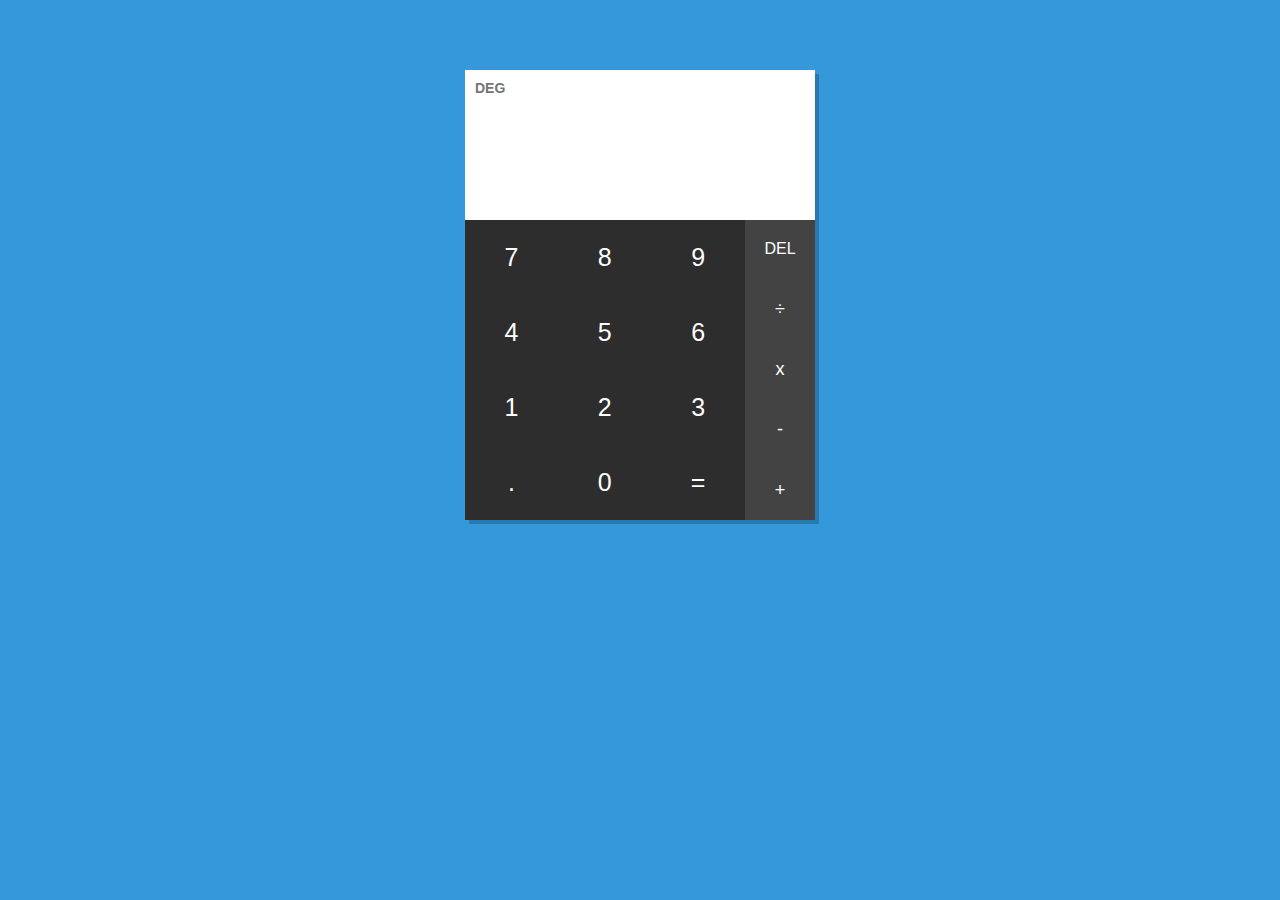
<file: Calculator/index.html>
<!DOCTYPE html>
<html lang="en">
<head>
  <meta charset="UTF-8">
  <meta name="viewport" content="width=device-width, initial-scale=1.0">
  <meta http-equiv="X-UA-Compatible" content="ie=edge">
  <title> Calculator</title>
  <link rel="stylesheet" href="style.css">
</head>
<body>

  <main class="calculator">

    <div class="top">

      <span class="unit">deg</span>
      <section class="screen">
        <div class="input"></div>
        <div class="result"></div>
      </section>

    </div>

    <div class="bottom">

      <section class="keys">

        <div class="column">
          <span data-key="7">7</span>
          <span data-key="4">4</span>
          <span data-key="1">1</span>
          <span data-key=".">.</span>
        </div>

        <div class="column">
          <span data-key="8">8</span>
          <span data-key="5">5</span>
          <span data-key="2">2</span>
          <span data-key="0">0</span>
        </div>

        <div class="column">
          <span data-key="9">9</span>
          <span data-key="6">6</span>
          <span data-key="3">3</span>
          <span class="equals-to" data-key="=">=</span>
        </div>
      </section>

      <section class="operators">
        <span class="delete">del</span>
        <span data-key="÷">÷</span>
        <span data-key="x">x</span>
        <span data-key="-">-</span>
        <span data-key="+">+</span>
      </section>

    </div>

  </main>

  
  <script src="main.js"></script>
</body>
</html>
</file>
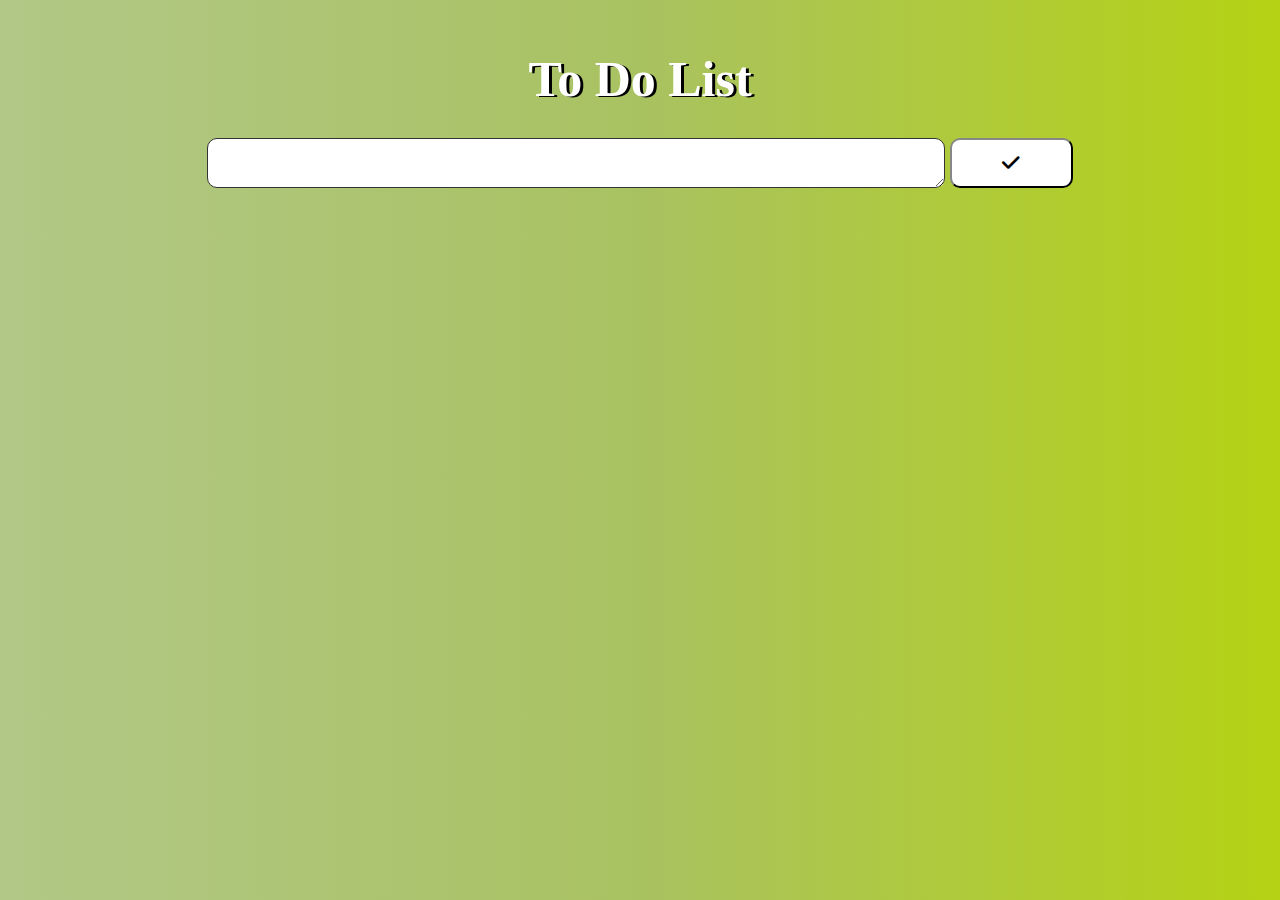
<file: ToDoList/index.html>
<!DOCTYPE html>
<html lang="en">

<head>
    <meta charset="UTF-8">
    <meta http-equiv="X-UA-Compatible" content="IE=edge">
    <meta name="viewport" content="width=device-width, initial-scale=1.0">

    <script src="script.js" defer></script>
    <link rel="stylesheet" href="style.css">
    <link rel="stylesheet" href="https://cdnjs.cloudflare.com/ajax/libs/font-awesome/6.0.0/css/all.min.css">

    <title>Document</title>
</head>

<body>
    <div class="container-title">
        <h1>To Do List</h1>
    </div>
    <div class="container">
        <div class="inputcol">
            <textarea name="text" class="textarea"></textarea>
            <button type="button" class="buttoninput"><i class="fa-solid fa-check"></i></button>
        </div>
    </div>
    <div class="todolist">
        
    </div>
</body>

</html>
</file>
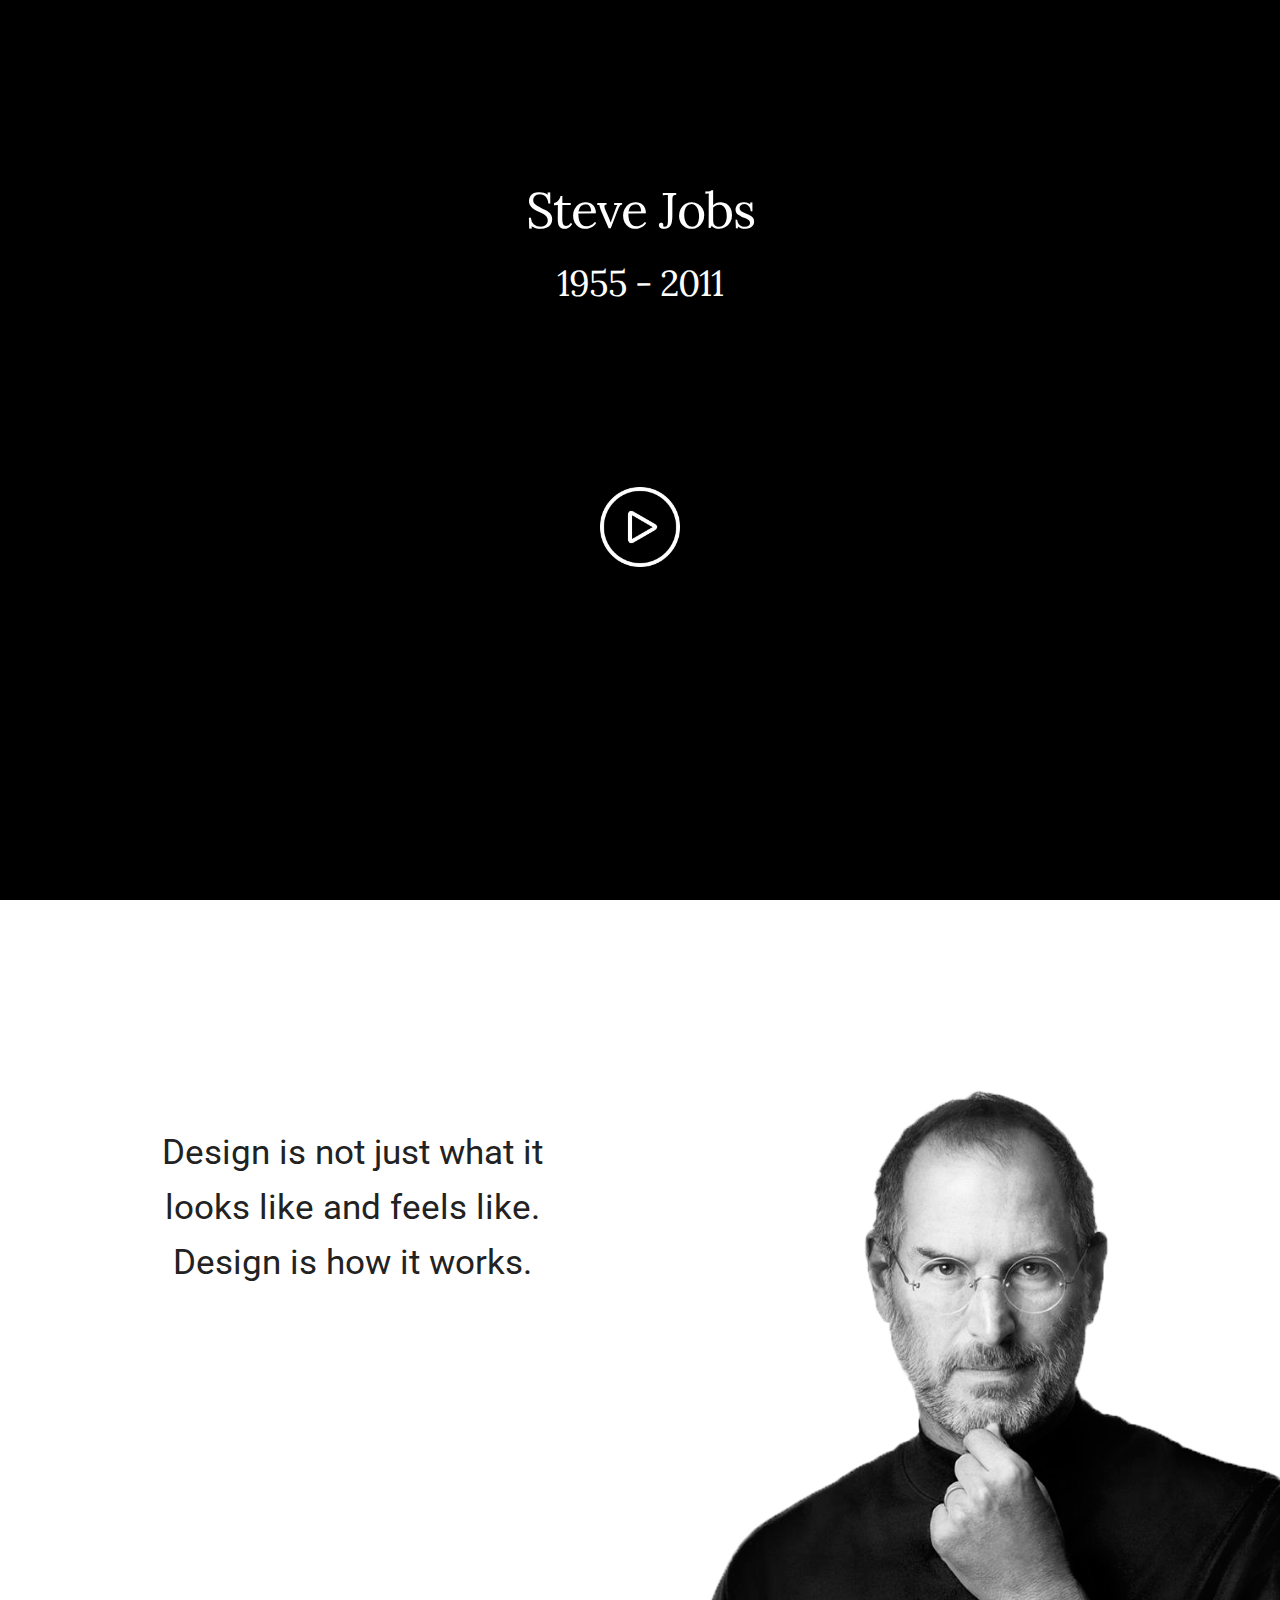
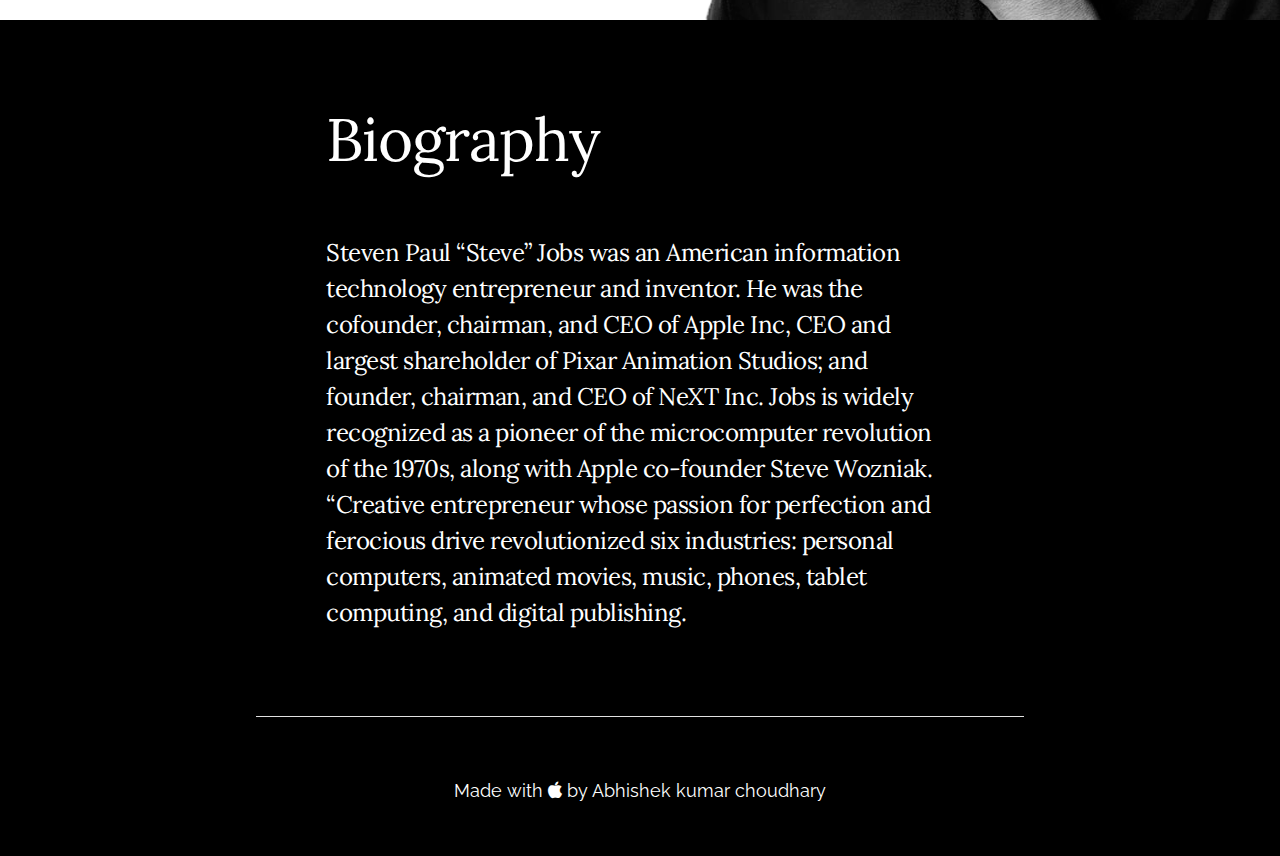
<file: tribute-page/index.html>
<!DOCTYPE html>
<html lang="en">
<head>

  <!-- Basic Page Needs
  –––––––––––––––––––––––––––––––––––––––––––––––––– -->
  <meta charset="utf-8">
  <title>Steve Jobs</title>
  <meta name="description" content="A Steve Jobs tribute page.">
  <meta name="author" content="Jorge Sanz">

  <!-- Mobile Specific Metas
  –––––––––––––––––––––––––––––––––––––––––––––––––– -->
  <meta name="viewport" content="width=device-width, initial-scale=1">

  <!-- FONT
  –––––––––––––––––––––––––––––––––––––––––––––––––– -->
  <link href="//fonts.googleapis.com/css?family=Raleway:400,300,600" rel="stylesheet" type="text/css">
  <link href='https://fonts.googleapis.com/css?family=Lora:400,400italic,700,700italic' rel='stylesheet' type='text/css'>
  <link href='https://fonts.googleapis.com/css?family=Roboto:400,100,100italic,300,300italic,400italic,500,500italic,700,700italic,900,900italic' rel='stylesheet' type='text/css'>

  <!-- CSS
  –––––––––––––––––––––––––––––––––––––––––––––––––– -->
  <link rel="stylesheet" href="css/main.css">
  <link rel="stylesheet" href="css/normalize.css">
  <link rel="stylesheet" href="css/skeleton.css">

  <!-- Favicon
  –––––––––––––––––––––––––––––––––––––––––––––––––– -->
  <link rel="icon" type="image/png" href="images/favicon.png">
  <link rel="stylesheet" href="https://maxcdn.bootstrapcdn.com/font-awesome/4.5.0/css/font-awesome.min.css">
</head>
<body>

  <!-- Primary Page Layout
  –––––––––––––––––––––––––––––––––––––––––––––––––– -->
  <div id="first-div">
    <div class="container">
      <div class="row">
        <div class="twelve columns" style="margin-top: 20vh">
          <h1 id="first-div-title">Steve Jobs</h1>
          <h3 id="first-div-subtitle">1955 - 2011</h3>
          <a href="https://youtu.be/1i9kcBHX2Nw"><img id="first-div-button" src="./images/Circular Play Button.png"></a>
        </div>
      </div>
    </div>
  </div>

  <!-- Second Page Layout
  –––––––––––––––––––––––––––––––––––––––––––––––––– -->
  <div id="second-div">
    <div id="second-div-text"><div id="steve-jobs-quote">Design is not just what it looks like and feels like. Design is how it works.</div></div>
    <div id="second-div-image"><img id="steve-jobs-image" src="./images/steve-jobs.png"></div>
  </div>

  <!-- Third Page Layout
  –––––––––––––––––––––––––––––––––––––––––––––––––– -->
  <div id="third-div">
    <div class="container">
      <div class="row">
        <div class="two columns"><br></div>
        <div class="eight columns" id="third-div-content">
          <h1 id="third-div-title">Biography</h1>
          <h5 id="third-div-text">Steven Paul “Steve” Jobs was an American information
technology entrepreneur and inventor. He was the cofounder,
chairman, and CEO of Apple Inc, CEO and largest shareholder
of Pixar Animation Studios; and founder, chairman, and CEO
of NeXT Inc. Jobs is widely recognized as a pioneer of the
microcomputer revolution of the 1970s, along with Apple
co-founder Steve Wozniak. “Creative entrepreneur whose
passion for perfection and ferocious drive revolutionized six
industries: personal computers, animated movies, music,
phones, tablet computing, and digital publishing.</p>
          </h5>
        </div>
        <div class="two columns"><br></div>
      </div>
      <hr width="80%">
    </div>
    <p id="author-text">Made with <i class="fa fa-apple"></i> by Abhishek kumar choudhary</p>
  </div>

<!-- End Document
  –––––––––––––––––––––––––––––––––––––––––––––––––– -->
</body>
</html>
</file>
<file: Calculator/style.css>
* {
  margin: 0;
  padding: 0;
  box-sizing: border-box;
}

html {
  font-family: "Roboto", "Noto Sans", "Helvetica", sans-serif;
  font-size: 14px;
  background-color: #3498DB;
  height: 100%;
}

.calculator {
  width: 350px;
  height: auto;
  margin: 70px auto 0;
  overflow: hidden;
  box-shadow: 4px 4px rgba(0, 0, 0, 0.2);
}

.calculator span {
  -moz-user-select: none;
  user-select: none;
}

.top {
  position: relative;
  height: 150px;
  background-color: white;
}

.top .unit {
  text-transform: uppercase;
  position: absolute;
  top: 10px;
  left: 10px;
  font-weight: 700;
  color: #757575;
}

.top .screen {
  position: relative;
  width: 100%;
  top: 20%;
  height: 80%;
}

.screen > div  {
  display: flex;
  align-items: center;
  justify-content: flex-end;
  width: 100%;
  padding: 5px;
  text-align: right;
}

.screen .input {
  color: #757575;
  height: 60%;
  font-size: 35px;
}

.screen .result {
  color: #9e9e9e;
  font-size: 20px;
  height: 40%;
}

.bottom {
  background-color: #2D2D2D;
  height: 300px;
  color: #fff;
  cursor: pointer;
}

.bottom section {
  position: relative;
  height: 100%;
  float: left;
  display: flex;
}

.keys {
  width: 80%;
}


.keys .column {
  display: flex;
  flex-grow: 1;
}

.keys .column, .operators {
  flex-direction: column;
  justify-content: center;
  align-items: center;
}

.keys .column span, .operators span {
  position: relative;
  overflow: hidden;
  flex-grow: 1;
  width: 100%;
  line-height: 1;
  padding: 10px;
  display: flex;
  justify-content: center;
  align-items: center;
  transition: background-color 0.5s;
}

.keys .column span {
  font-size: 25px;
}

.keys .column span:hover, .operators span:hover {
  background-color: rgba(0, 0, 0, 0.2);
}

.operators {
  width: 20%;
  font-size: 18px;
  background-color: #434343;
}

.delete {
  font-size: 16px;
  text-transform: uppercase;
}

.credit {
  display: block;
  text-align: center;
  width: 100%;
  position: absolute;
  bottom: 20px;
  margin: 0 auto;
}

.credit a, .error {
  color: #C2185B;
}
</file>
<file: ToDoList/style.css>
* {
    margin: 0;
    padding: 0;
    box-sizing: border-box;
    font-family: 'Times New Roman', Times, serif;
}

body {
    background-image: linear-gradient(to right, #b1c887, #a9c261, #b5d214);
    margin: 50px 2%;
}

/* container title */
.container-title {
    font-size: 25px;
    text-align: center;
    margin: 0 0 30px 0;
    color: white;
    text-shadow: 3px 1px black;
}

/* container */
.inputcol {
    display: grid;
    column-gap: 5px;
    grid-template-columns: 60% 10%;
    justify-content: center;
    margin-top: 10px;
}

.textarea {
    min-height: 50px;
    height: 50px;
    max-width: 100%;
    min-width: 100%;
    border-radius: 10px;
    border-color: #333;
    font-size: 20px;
    padding: 10px 10px;
    overflow: auto;
    overflow-x: hidden;
}

.textarea::-webkit-scrollbar-track {
    border-radius: 10px;
    background-color: #333;
}

.textarea::-webkit-scrollbar {
    width: 10px;
    cursor: pointer;
}

.textarea::-webkit-scrollbar-thumb {
    border-radius: 10px;
    background-color: #8f8acc;
    cursor: pointer;
}

.textarea:focus {
    outline: none;
}

.buttoninput {
    border-radius: 10px;
    border-color: #333;
    background-color: white;
    font-size: 20px;
}

.buttoninput:hover {
    background-color: #8f8acc;
    color: white;
}

/* js */
.todolist {
    margin-top: 20px;
}

.itemall {
    display: grid;
    grid-template-columns: 60% 5% 5%;
    justify-content: center;
    margin-bottom: 2px;
}

.item, .check-button, .trash-button {
    border: none;
    background-color: white;
    min-height: 50px;
    padding: 10px 10px;
}

.item {
    word-wrap: break-word;
    word-break: break-all;
    border-radius: 10px 0 0 10px;
    display: grid;
    align-content: center;
    font-size: 20px;
}

.check-button, .trash-button {
    font-size: 15px;
}

.trash-button {
    border-radius: 0 10px 10px 0;
}

.check-button:hover {
    background-color: #37b3cc;
    color: white;
}

.trash-button:hover {
    background-color: #6b73c1;
    color: white;
}

.checklist {
    text-decoration: line-through;
}

.fa-check, .fa-trash {
    pointer-events: none;
}

button, .check-button, .trash-button {
    cursor: pointer;
}
</file>
<file: tribute-page/css/main.css>
/* ----- HTML ----- */
html {
  font-size: 12px;
}

/* ----- Fist div ----- */

#first-div {
  background-color: #000;
  min-height: 100vh;
}

#first-div-title {
  color: #fff;
  text-align: center;
  font-family: 'Lora', serif;
}

#first-div-subtitle {
  color: #fff;
  text-align: center;
  font-family: 'Lora', serif;
}

#first-div-button {
  display: block;
  margin-left: auto;
  margin-right: auto;
  max-width: 80px;
  max-height: 80px;
  margin-top: 20vh;
}

/* ----- Second div ----- */
#second-div {
  background-color: #fff;
  min-height: 80vh;
  display: flex;
  flex-direction: row;
  flex-wrap: wrap;
  justify-content: flex-end;
}

#second-div-text {
  order: 1;
  flex-grow: 1;
  min-width: 30%;
  margin-top: 25vh;
  font-size: 2.3em;
  font-family: 'Roboto', sans-serif;
  text-align: center;
  font-weight: 400;
  margin-bottom: 25vh;
}

#steve-jobs-quote {
  max-width: 400px;
  margin-left: auto;
  margin-right: auto;
}

#second-div-image {
  order: 2;
  flex-grow: 1;
  min-width: 45%;
  align-self: flex-end;
  max-width: 500px;
}

#steve-jobs-image {
  max-width: 100%;
  box-sizing: border-box;
  float: right;
}

/* ----- Third div ----- */
#third-div {
  background-color: #000;
  /* min-height: 100vh; */
  padding-bottom: 2vw;
  padding-right: 2vw;
  padding-left: 2vw;
}

#third-div-content {
  color: #fff;
  font-family: 'Lora', serif;
  margin-top: 5.5em;
  margin-bottom: 2em;
}

#third-div-title {
  font-size: 4em;
}

#third-div-text {
  margin-top: 2.5em;
  font-size: em;
}

#author-text {
  color: #fff;
  font-size: 1.2em;
  text-align: center;
  margin-top: 2vw;
}
</file>
<file: tribute-page/css/skeleton.css>
/*
* Skeleton V2.0.4
* Copyright 2014, Dave Gamache
* www.getskeleton.com
* Free to use under the MIT license.
* http://www.opensource.org/licenses/mit-license.php
* 12/29/2014
*/


/* Table of contents
––––––––––––––––––––––––––––––––––––––––––––––––––
- Grid
- Base Styles
- Typography
- Links
- Buttons
- Forms
- Lists
- Code
- Tables
- Spacing
- Utilities
- Clearing
- Media Queries
*/


/* Grid
–––––––––––––––––––––––––––––––––––––––––––––––––– */
.container {
  position: relative;
  width: 100%;
  max-width: 960px;
  margin: 0 auto;
  padding: 0 20px;
  box-sizing: border-box; }
.column,
.columns {
  width: 100%;
  float: left;
  box-sizing: border-box; }

/* For devices larger than 400px */
@media (min-width: 400px) {
  .container {
    width: 85%;
    padding: 0; }
}

/* For devices larger than 550px */
@media (min-width: 550px) {
  .container {
    width: 80%; }
  .column,
  .columns {
    margin-left: 4%; }
  .column:first-child,
  .columns:first-child {
    margin-left: 0; }

  .one.column,
  .one.columns                    { width: 4.66666666667%; }
  .two.columns                    { width: 13.3333333333%; }
  .three.columns                  { width: 22%;            }
  .four.columns                   { width: 30.6666666667%; }
  .five.columns                   { width: 39.3333333333%; }
  .six.columns                    { width: 48%;            }
  .seven.columns                  { width: 56.6666666667%; }
  .eight.columns                  { width: 65.3333333333%; }
  .nine.columns                   { width: 74.0%;          }
  .ten.columns                    { width: 82.6666666667%; }
  .eleven.columns                 { width: 91.3333333333%; }
  .twelve.columns                 { width: 100%; margin-left: 0; }

  .one-third.column               { width: 30.6666666667%; }
  .two-thirds.column              { width: 65.3333333333%; }

  .one-half.column                { width: 48%; }

  /* Offsets */
  .offset-by-one.column,
  .offset-by-one.columns          { margin-left: 8.66666666667%; }
  .offset-by-two.column,
  .offset-by-two.columns          { margin-left: 17.3333333333%; }
  .offset-by-three.column,
  .offset-by-three.columns        { margin-left: 26%;            }
  .offset-by-four.column,
  .offset-by-four.columns         { margin-left: 34.6666666667%; }
  .offset-by-five.column,
  .offset-by-five.columns         { margin-left: 43.3333333333%; }
  .offset-by-six.column,
  .offset-by-six.columns          { margin-left: 52%;            }
  .offset-by-seven.column,
  .offset-by-seven.columns        { margin-left: 60.6666666667%; }
  .offset-by-eight.column,
  .offset-by-eight.columns        { margin-left: 69.3333333333%; }
  .offset-by-nine.column,
  .offset-by-nine.columns         { margin-left: 78.0%;          }
  .offset-by-ten.column,
  .offset-by-ten.columns          { margin-left: 86.6666666667%; }
  .offset-by-eleven.column,
  .offset-by-eleven.columns       { margin-left: 95.3333333333%; }

  .offset-by-one-third.column,
  .offset-by-one-third.columns    { margin-left: 34.6666666667%; }
  .offset-by-two-thirds.column,
  .offset-by-two-thirds.columns   { margin-left: 69.3333333333%; }

  .offset-by-one-half.column,
  .offset-by-one-half.columns     { margin-left: 52%; }

}


/* Base Styles
–––––––––––––––––––––––––––––––––––––––––––––––––– */
/* NOTE
html is set to 62.5% so that all the REM measurements throughout Skeleton
are based on 10px sizing. So basically 1.5rem = 15px :) */
html {
  font-size: 62.5%; }
body {
  font-size: 1.5em; /* currently ems cause chrome bug misinterpreting rems on body element */
  line-height: 1.6;
  font-weight: 400;
  font-family: "Raleway", "HelveticaNeue", "Helvetica Neue", Helvetica, Arial, sans-serif;
  color: #222; }


/* Typography
–––––––––––––––––––––––––––––––––––––––––––––––––– */
h1, h2, h3, h4, h5, h6 {
  margin-top: 0;
  margin-bottom: 2rem;
  font-weight: 300; }
h1 { font-size: 4.0rem; line-height: 1.2;  letter-spacing: -.1rem;}
h2 { font-size: 3.6rem; line-height: 1.25; letter-spacing: -.1rem; }
h3 { font-size: 3.0rem; line-height: 1.3;  letter-spacing: -.1rem; }
h4 { font-size: 2.4rem; line-height: 1.35; letter-spacing: -.08rem; }
h5 { font-size: 1.8rem; line-height: 1.5;  letter-spacing: -.05rem; }
h6 { font-size: 1.5rem; line-height: 1.6;  letter-spacing: 0; }

/* Larger than phablet */
@media (min-width: 550px) {
  h1 { font-size: 5.0rem; }
  h2 { font-size: 4.2rem; }
  h3 { font-size: 3.6rem; }
  h4 { font-size: 3.0rem; }
  h5 { font-size: 2.4rem; }
  h6 { font-size: 1.5rem; }
}

p {
  margin-top: 0; }


/* Links
–––––––––––––––––––––––––––––––––––––––––––––––––– */
a {
  color: #1EAEDB; }
a:hover {
  color: #0FA0CE; }


/* Buttons
–––––––––––––––––––––––––––––––––––––––––––––––––– */
.button,
button,
input[type="submit"],
input[type="reset"],
input[type="button"] {
  display: inline-block;
  height: 38px;
  padding: 0 30px;
  color: #555;
  text-align: center;
  font-size: 11px;
  font-weight: 600;
  line-height: 38px;
  letter-spacing: .1rem;
  text-transform: uppercase;
  text-decoration: none;
  white-space: nowrap;
  background-color: transparent;
  border-radius: 4px;
  border: 1px solid #bbb;
  cursor: pointer;
  box-sizing: border-box; }
.button:hover,
button:hover,
input[type="submit"]:hover,
input[type="reset"]:hover,
input[type="button"]:hover,
.button:focus,
button:focus,
input[type="submit"]:focus,
input[type="reset"]:focus,
input[type="button"]:focus {
  color: #333;
  border-color: #888;
  outline: 0; }
.button.button-primary,
button.button-primary,
input[type="submit"].button-primary,
input[type="reset"].button-primary,
input[type="button"].button-primary {
  color: #FFF;
  background-color: #33C3F0;
  border-color: #33C3F0; }
.button.button-primary:hover,
button.button-primary:hover,
input[type="submit"].button-primary:hover,
input[type="reset"].button-primary:hover,
input[type="button"].button-primary:hover,
.button.button-primary:focus,
button.button-primary:focus,
input[type="submit"].button-primary:focus,
input[type="reset"].button-primary:focus,
input[type="button"].button-primary:focus {
  color: #FFF;
  background-color: #1EAEDB;
  border-color: #1EAEDB; }


/* Forms
–––––––––––––––––––––––––––––––––––––––––––––––––– */
input[type="email"],
input[type="number"],
input[type="search"],
input[type="text"],
input[type="tel"],
input[type="url"],
input[type="password"],
textarea,
select {
  height: 38px;
  padding: 6px 10px; /* The 6px vertically centers text on FF, ignored by Webkit */
  background-color: #fff;
  border: 1px solid #D1D1D1;
  border-radius: 4px;
  box-shadow: none;
  box-sizing: border-box; }
/* Removes awkward default styles on some inputs for iOS */
input[type="email"],
input[type="number"],
input[type="search"],
input[type="text"],
input[type="tel"],
input[type="url"],
input[type="password"],
textarea {
  -webkit-appearance: none;
     -moz-appearance: none;
          appearance: none; }
textarea {
  min-height: 65px;
  padding-top: 6px;
  padding-bottom: 6px; }
input[type="email"]:focus,
input[type="number"]:focus,
input[type="search"]:focus,
input[type="text"]:focus,
input[type="tel"]:focus,
input[type="url"]:focus,
input[type="password"]:focus,
textarea:focus,
select:focus {
  border: 1px solid #33C3F0;
  outline: 0; }
label,
legend {
  display: block;
  margin-bottom: .5rem;
  font-weight: 600; }
fieldset {
  padding: 0;
  border-width: 0; }
input[type="checkbox"],
input[type="radio"] {
  display: inline; }
label > .label-body {
  display: inline-block;
  margin-left: .5rem;
  font-weight: normal; }


/* Lists
–––––––––––––––––––––––––––––––––––––––––––––––––– */
ul {
  list-style: circle inside; }
ol {
  list-style: decimal inside; }
ol, ul {
  padding-left: 0;
  margin-top: 0; }
ul ul,
ul ol,
ol ol,
ol ul {
  margin: 1.5rem 0 1.5rem 3rem;
  font-size: 90%; }
li {
  margin-bottom: 1rem; }


/* Code
–––––––––––––––––––––––––––––––––––––––––––––––––– */
code {
  padding: .2rem .5rem;
  margin: 0 .2rem;
  font-size: 90%;
  white-space: nowrap;
  background: #F1F1F1;
  border: 1px solid #E1E1E1;
  border-radius: 4px; }
pre > code {
  display: block;
  padding: 1rem 1.5rem;
  white-space: pre; }


/* Tables
–––––––––––––––––––––––––––––––––––––––––––––––––– */
th,
td {
  padding: 12px 15px;
  text-align: left;
  border-bottom: 1px solid #E1E1E1; }
th:first-child,
td:first-child {
  padding-left: 0; }
th:last-child,
td:last-child {
  padding-right: 0; }


/* Spacing
–––––––––––––––––––––––––––––––––––––––––––––––––– */
button,
.button {
  margin-bottom: 1rem; }
input,
textarea,
select,
fieldset {
  margin-bottom: 1.5rem; }
pre,
blockquote,
dl,
figure,
table,
p,
ul,
ol,
form {
  margin-bottom: 2.5rem; }


/* Utilities
–––––––––––––––––––––––––––––––––––––––––––––––––– */
.u-full-width {
  width: 100%;
  box-sizing: border-box; }
.u-max-full-width {
  max-width: 100%;
  box-sizing: border-box; }
.u-pull-right {
  float: right; }
.u-pull-left {
  float: left; }


/* Misc
–––––––––––––––––––––––––––––––––––––––––––––––––– */
hr {
  margin-top: 3rem;
  margin-bottom: 3.5rem;
  border-width: 0;
  border-top: 1px solid #E1E1E1; }


/* Clearing
–––––––––––––––––––––––––––––––––––––––––––––––––– */

/* Self Clearing Goodness */
.container:after,
.row:after,
.u-cf {
  content: "";
  display: table;
  clear: both; }


/* Media Queries
–––––––––––––––––––––––––––––––––––––––––––––––––– */
/*
Note: The best way to structure the use of media queries is to create the queries
near the relevant code. For example, if you wanted to change the styles for buttons
on small devices, paste the mobile query code up in the buttons section and style it
there.
*/


/* Larger than mobile */
@media (min-width: 400px) {}

/* Larger than phablet (also point when grid becomes active) */
@media (min-width: 550px) {}

/* Larger than tablet */
@media (min-width: 750px) {}

/* Larger than desktop */
@media (min-width: 1000px) {}

/* Larger than Desktop HD */
@media (min-width: 1200px) {}
</file>
